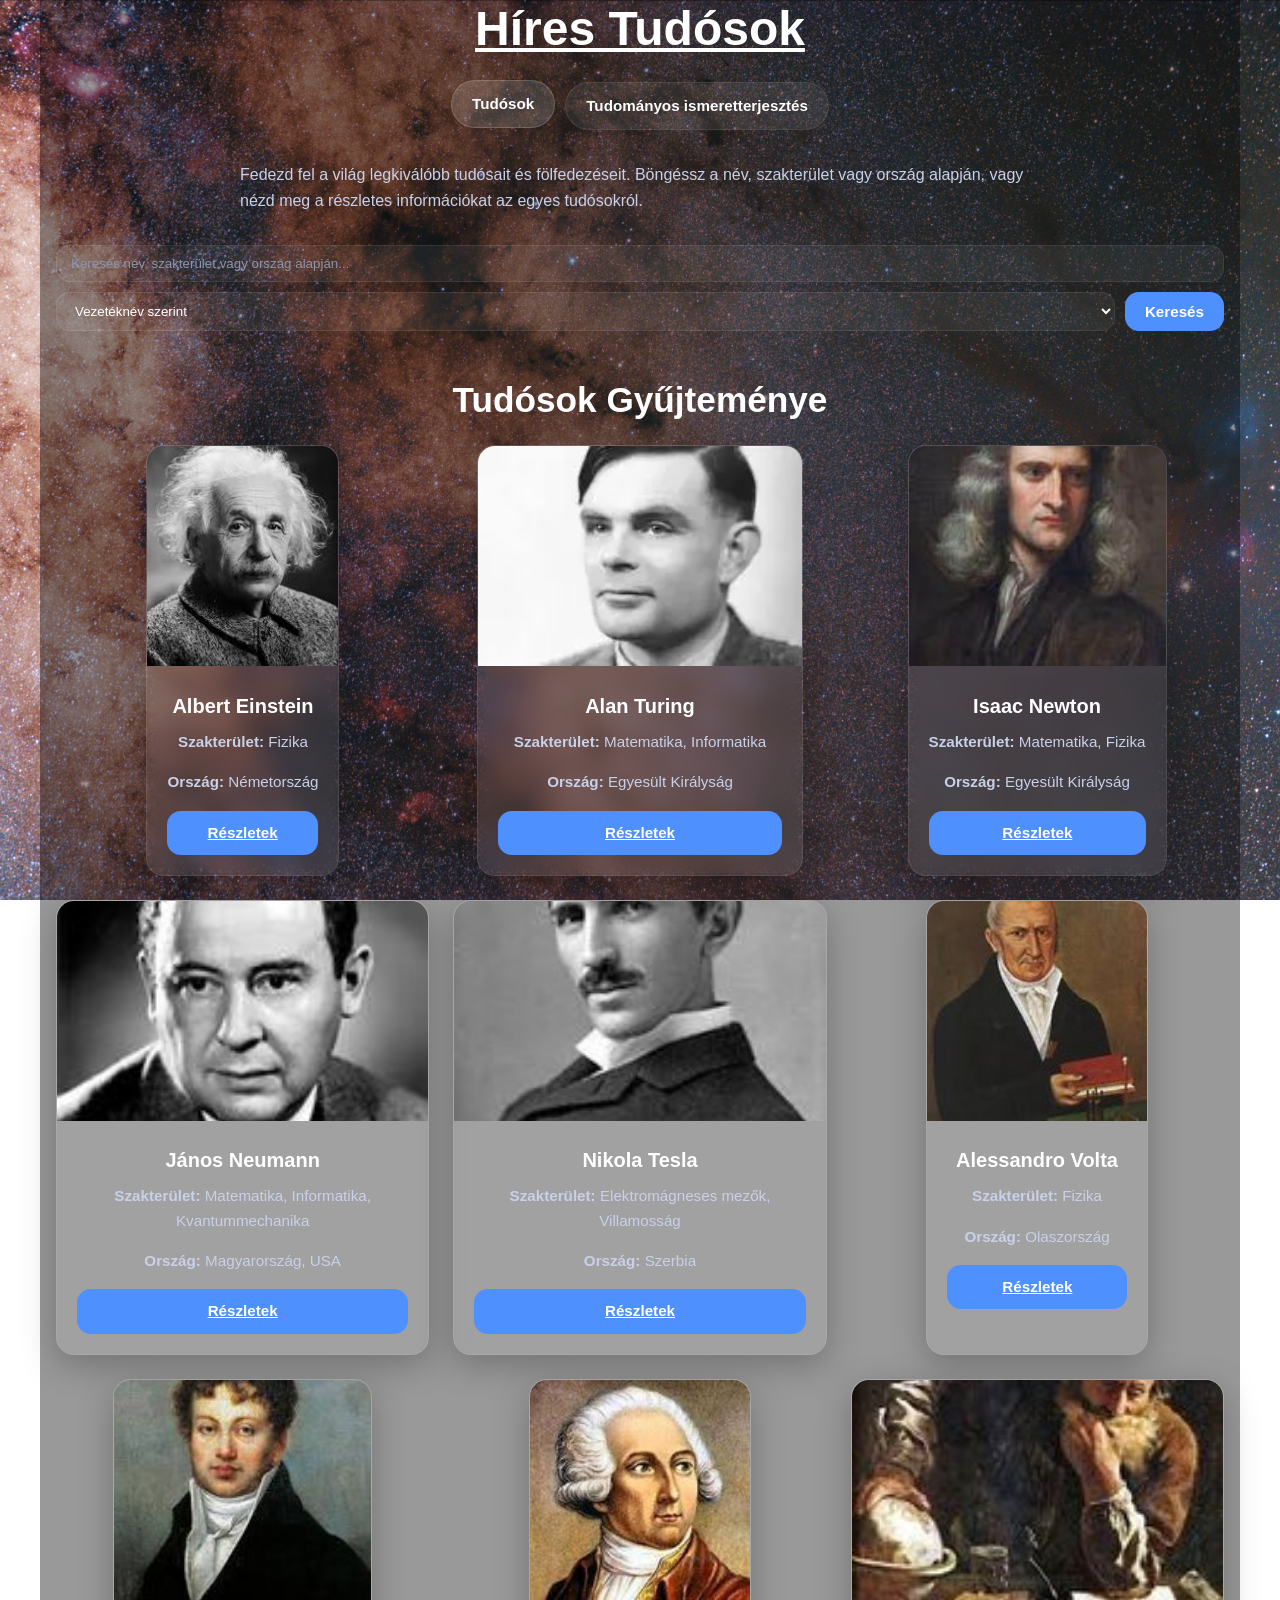
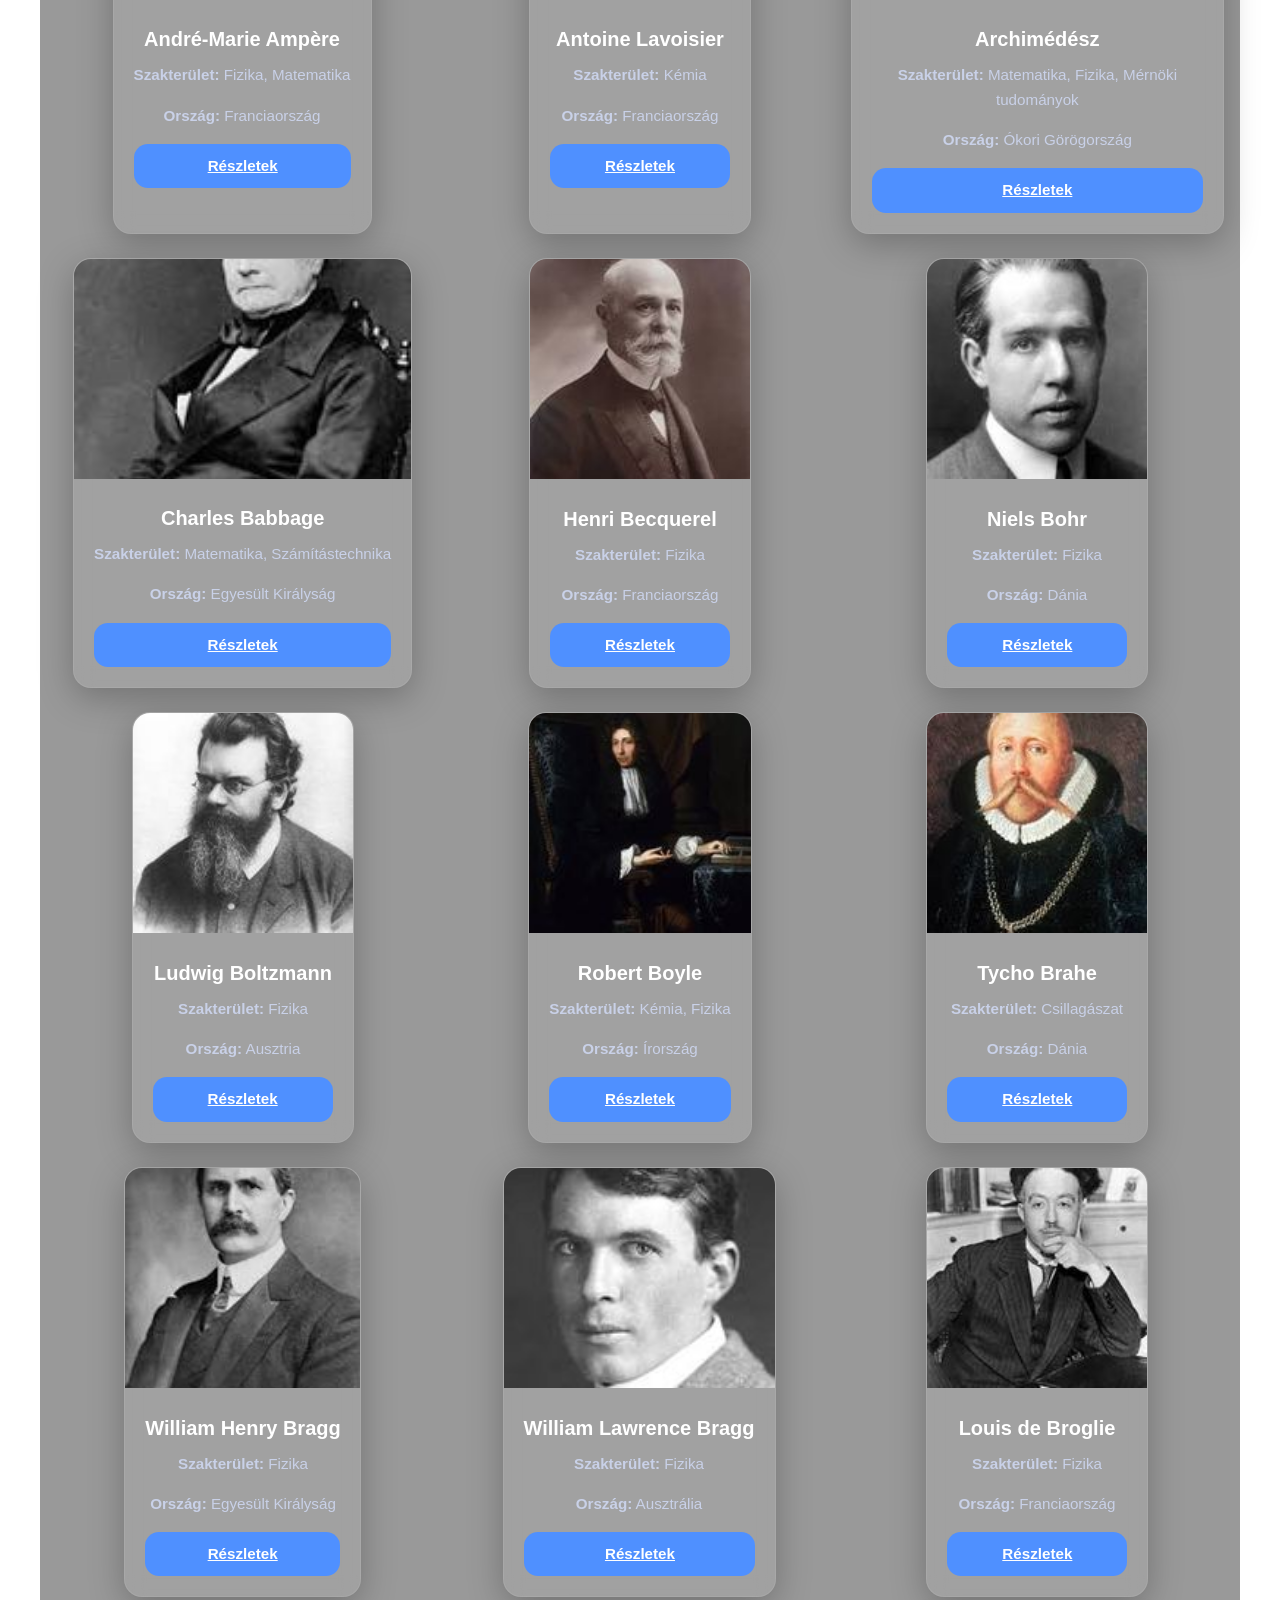
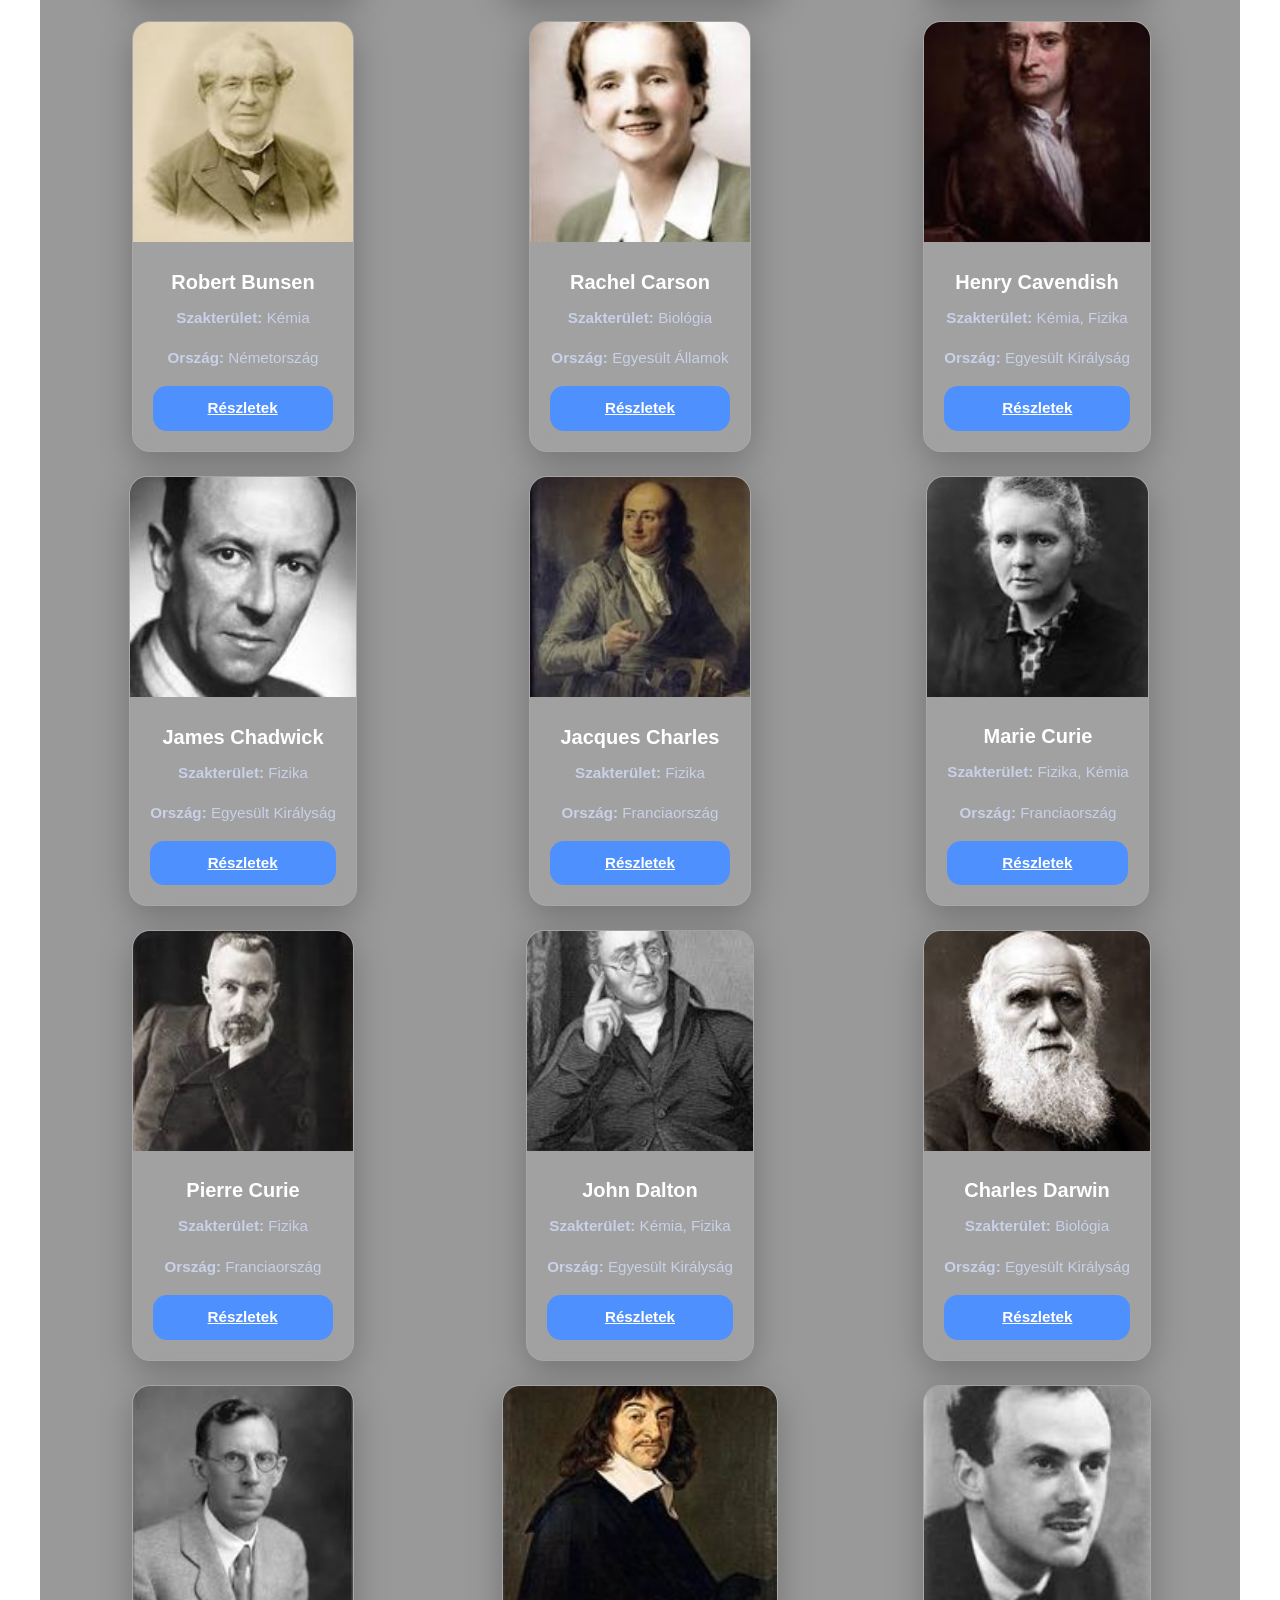
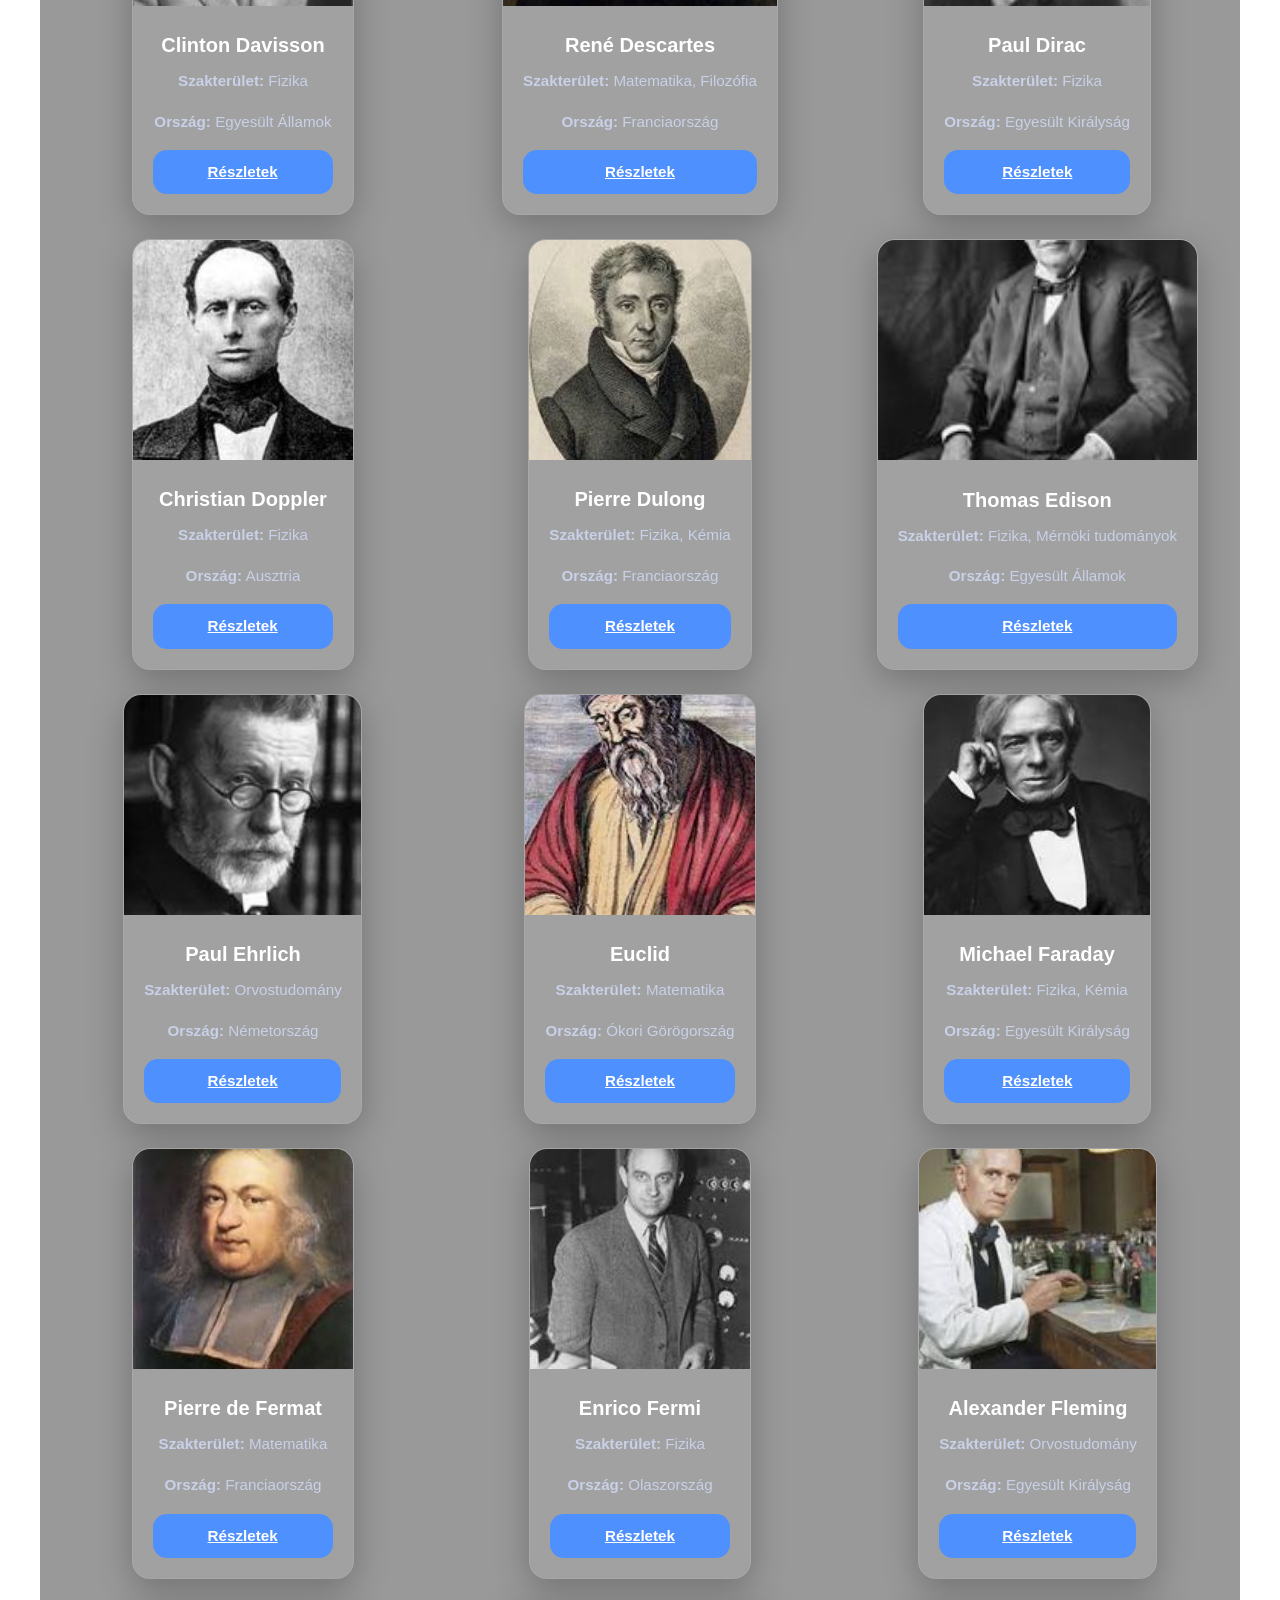
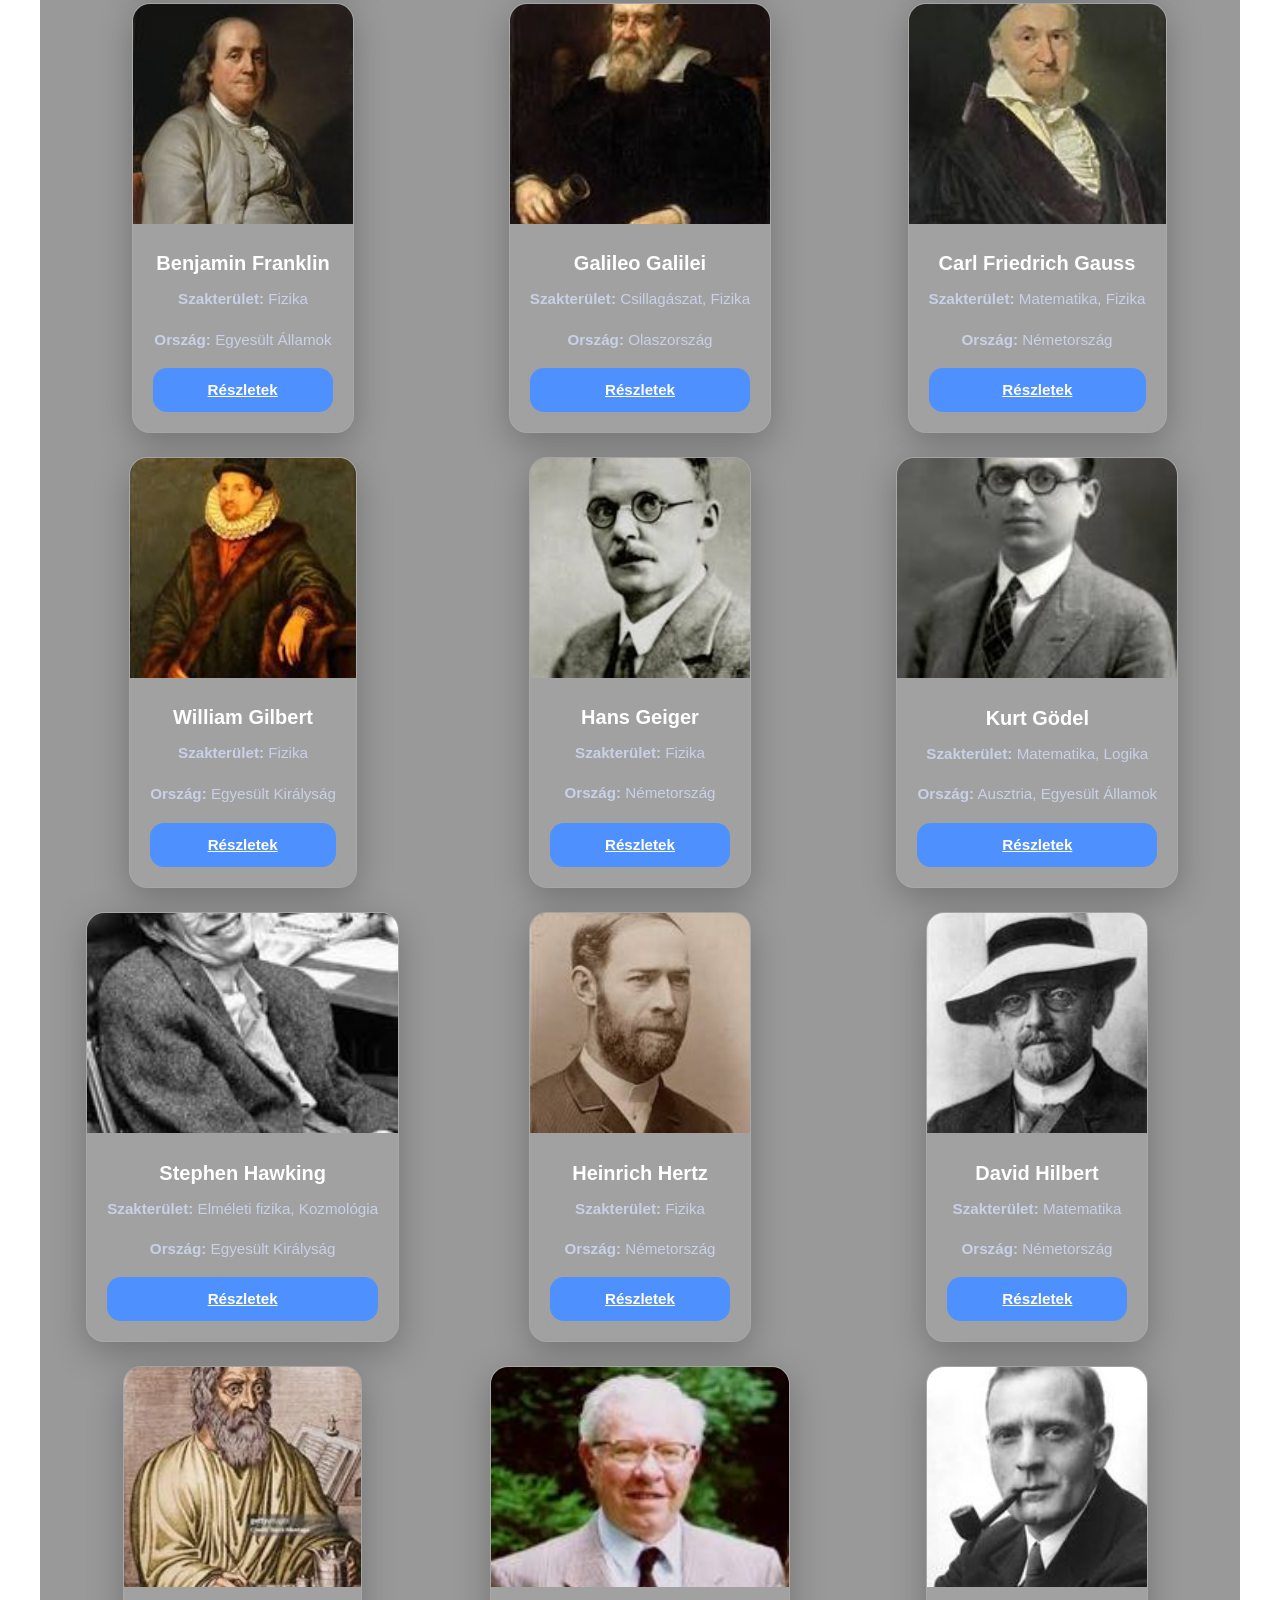
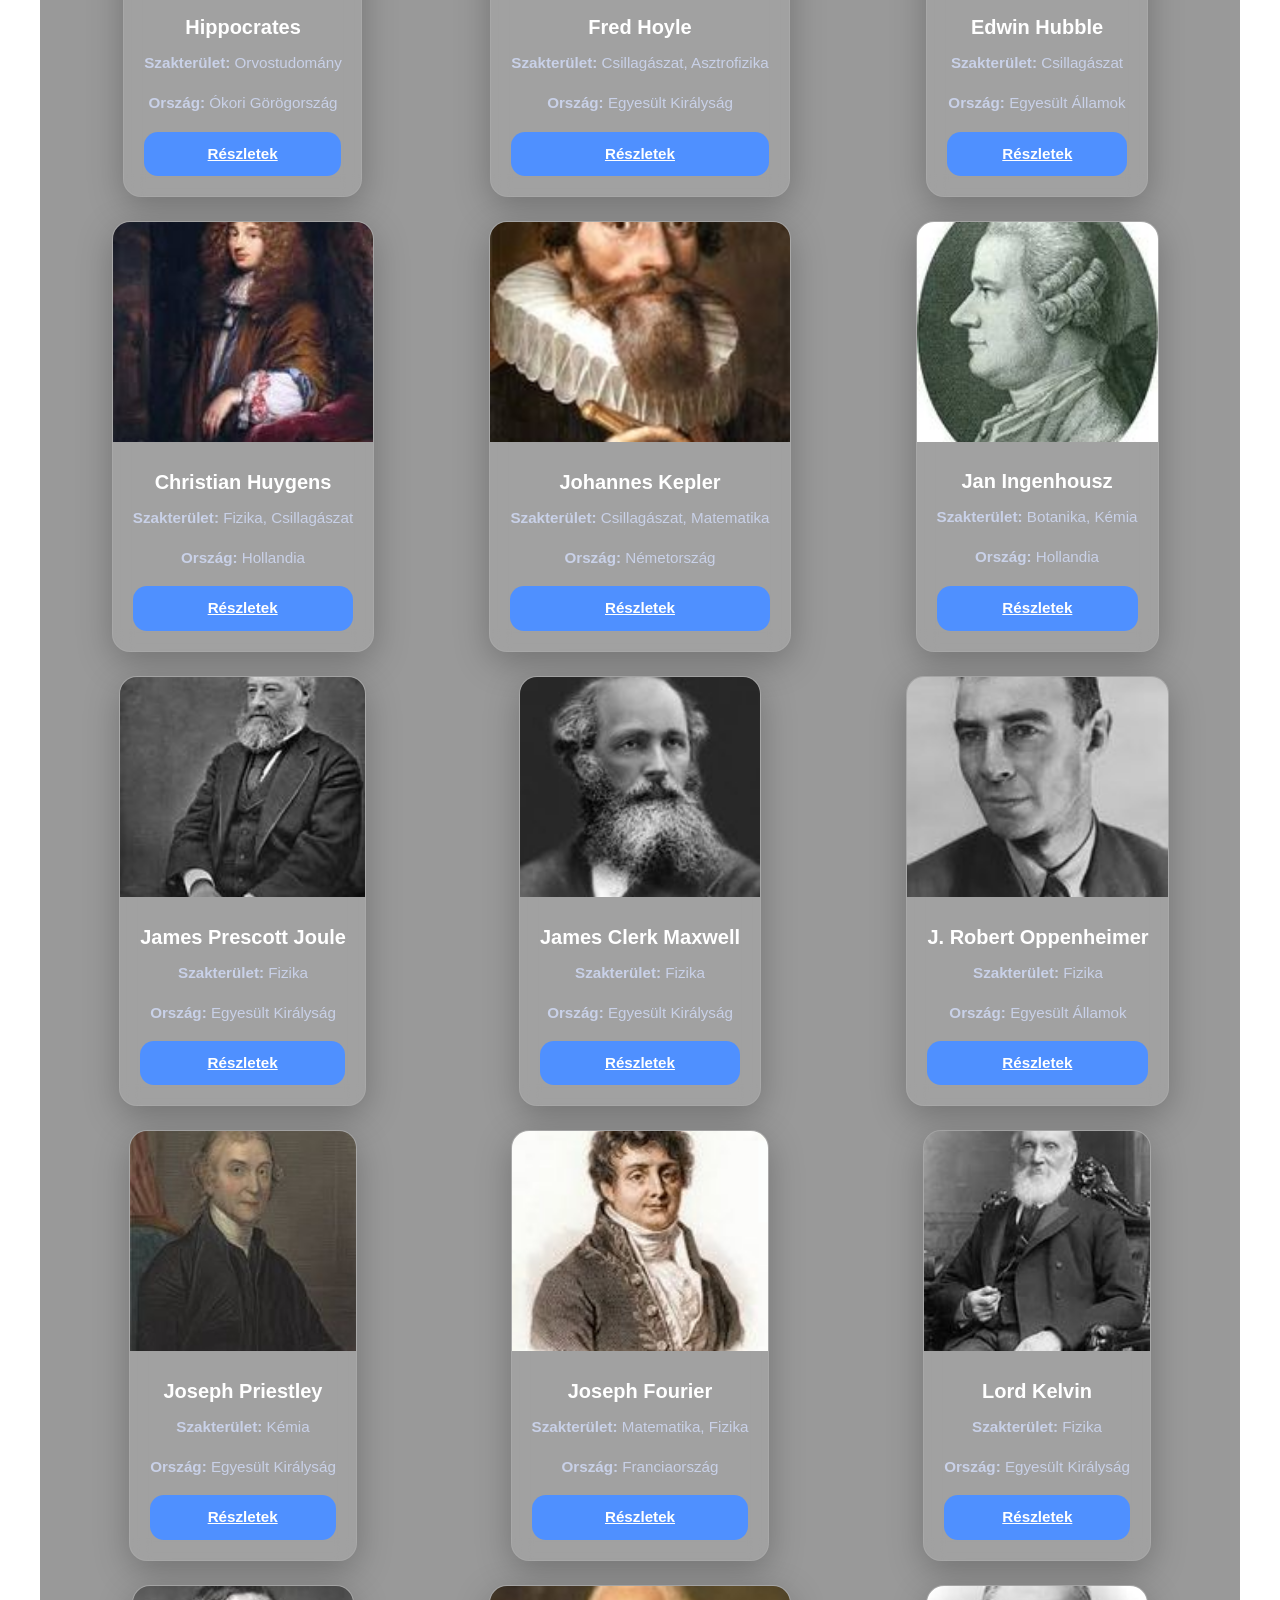
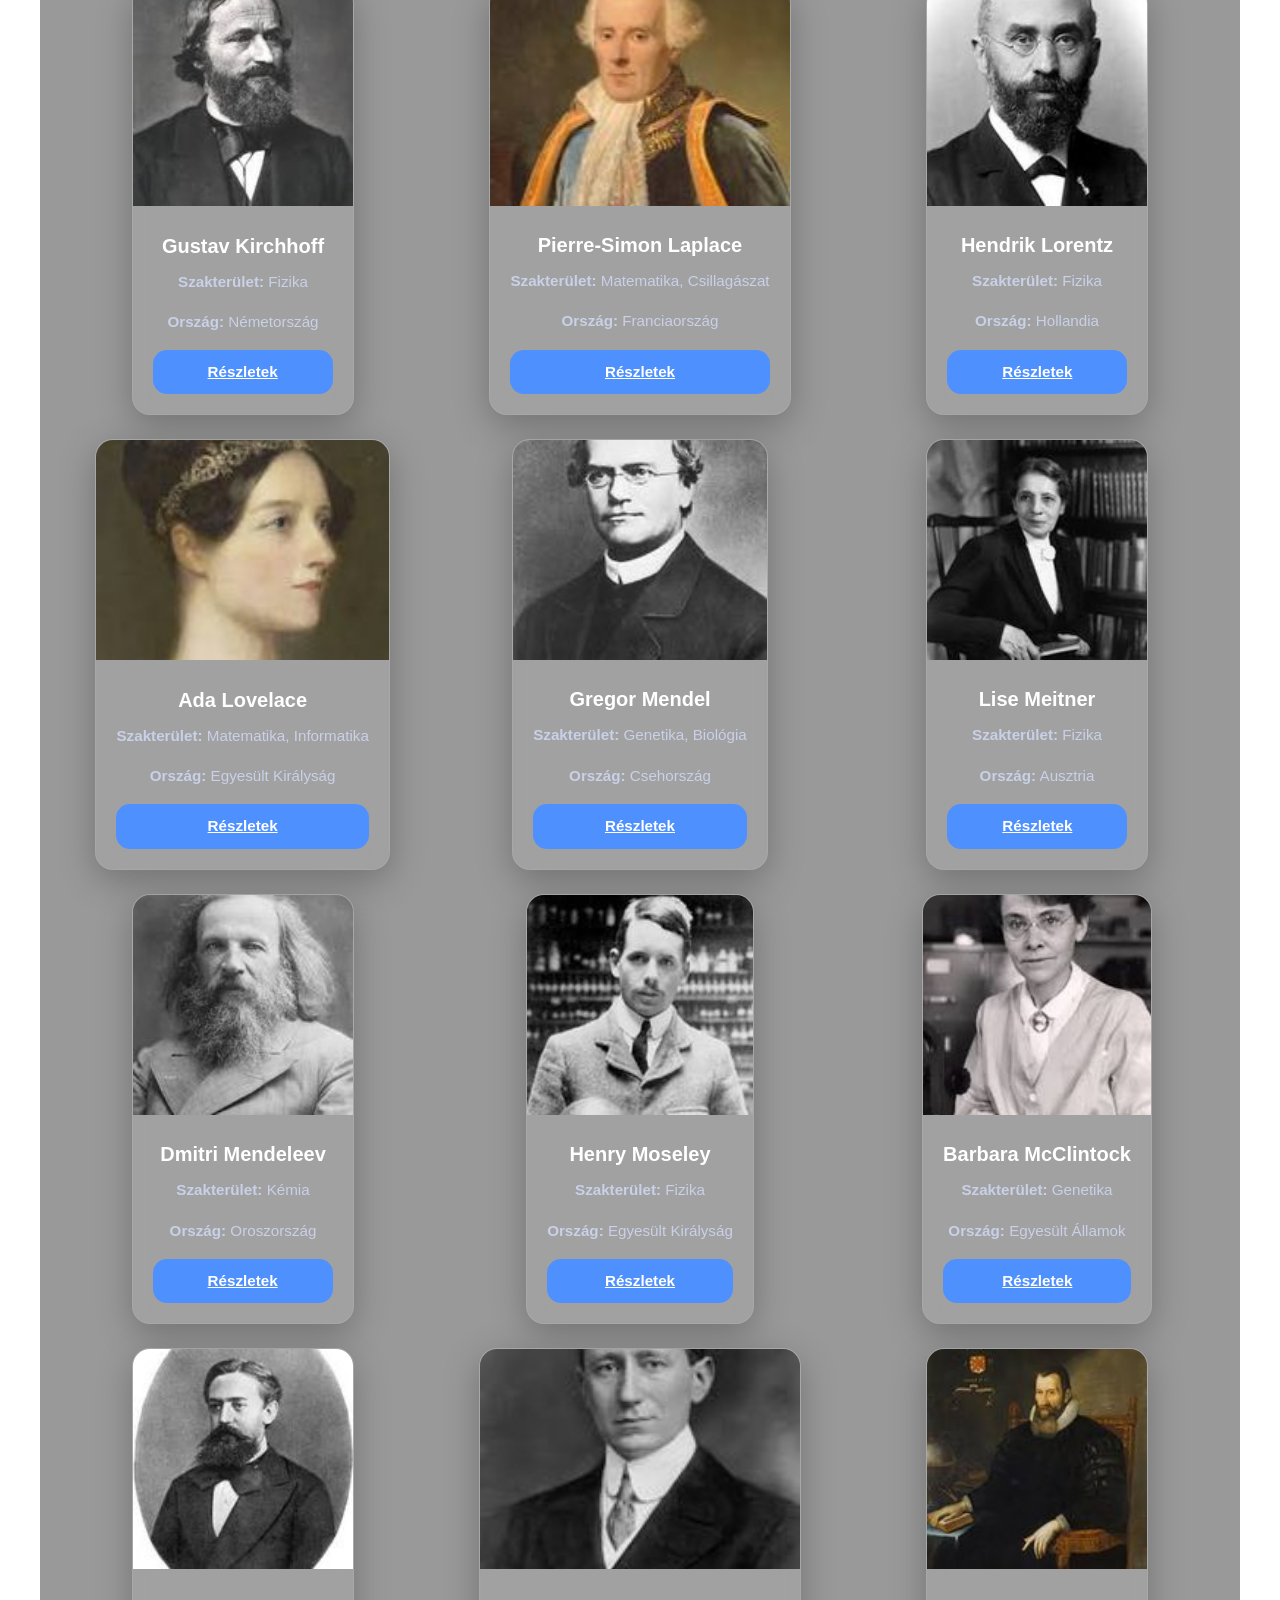
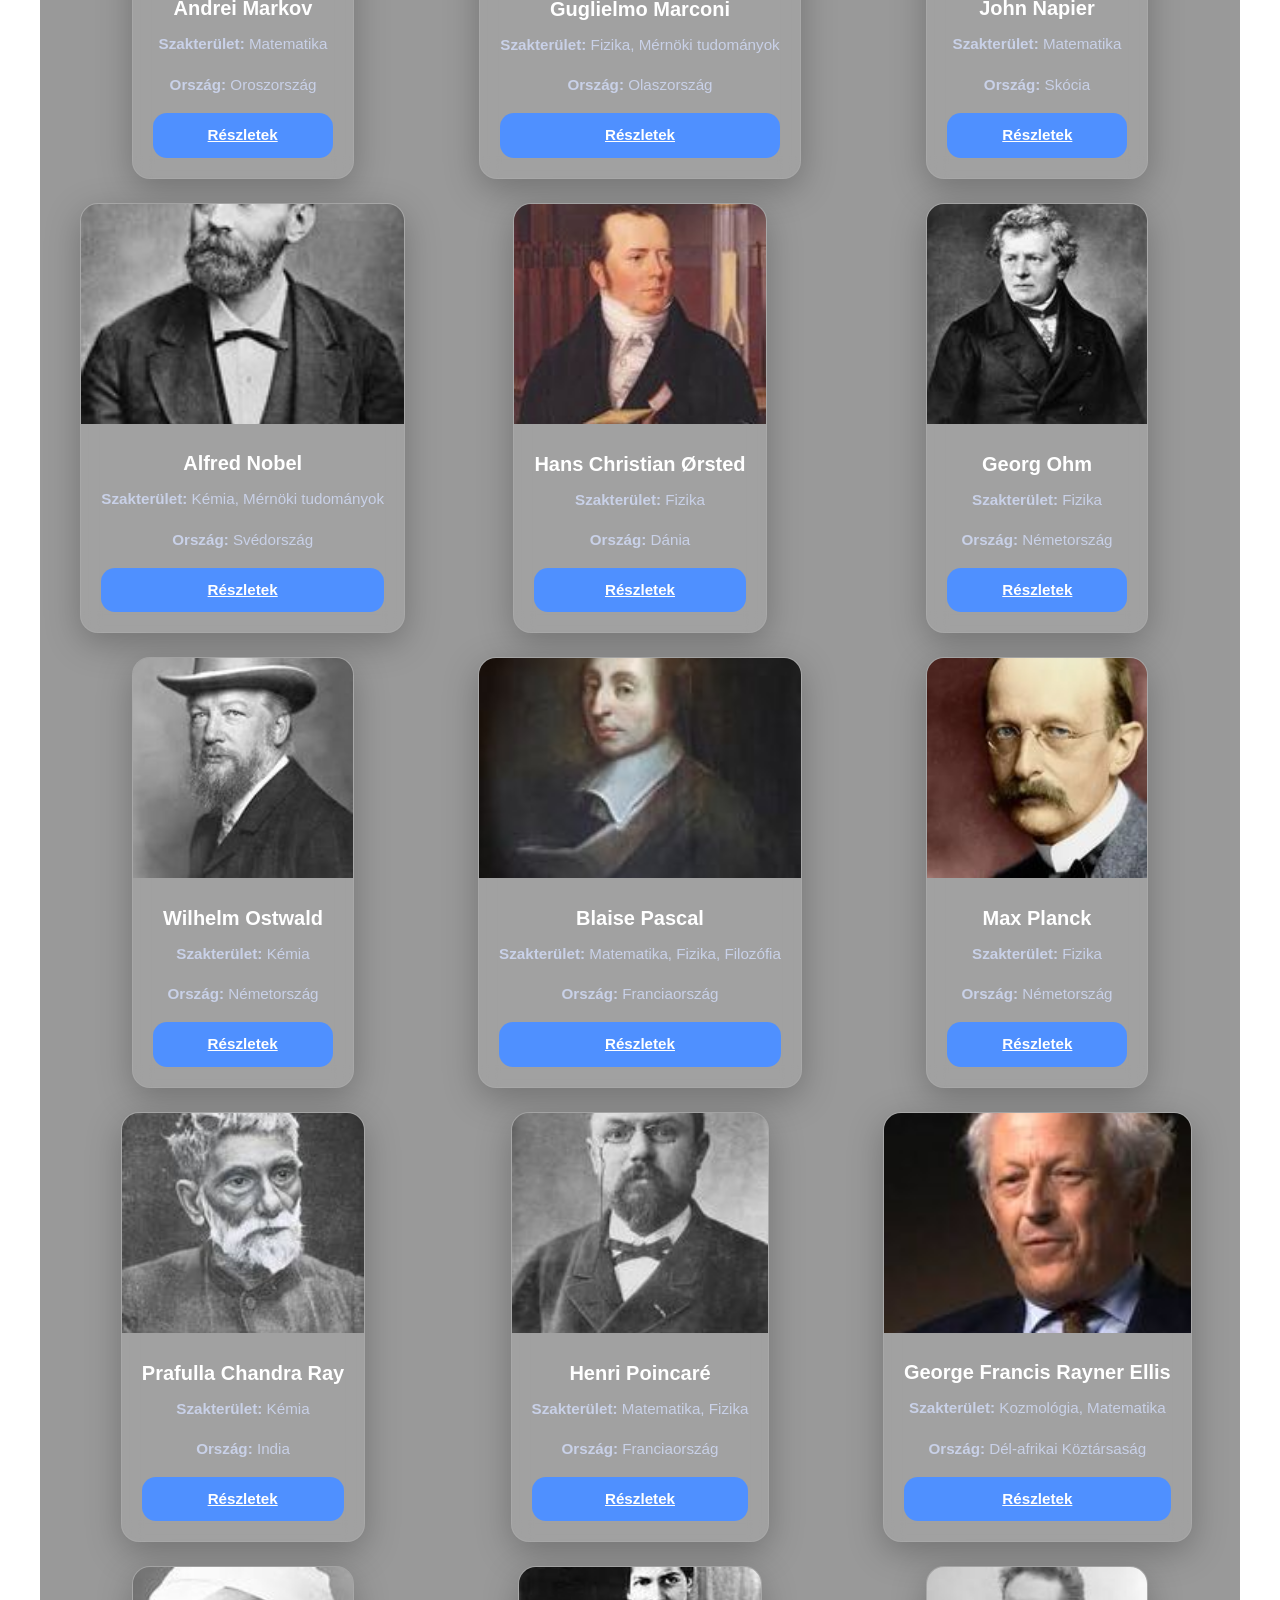
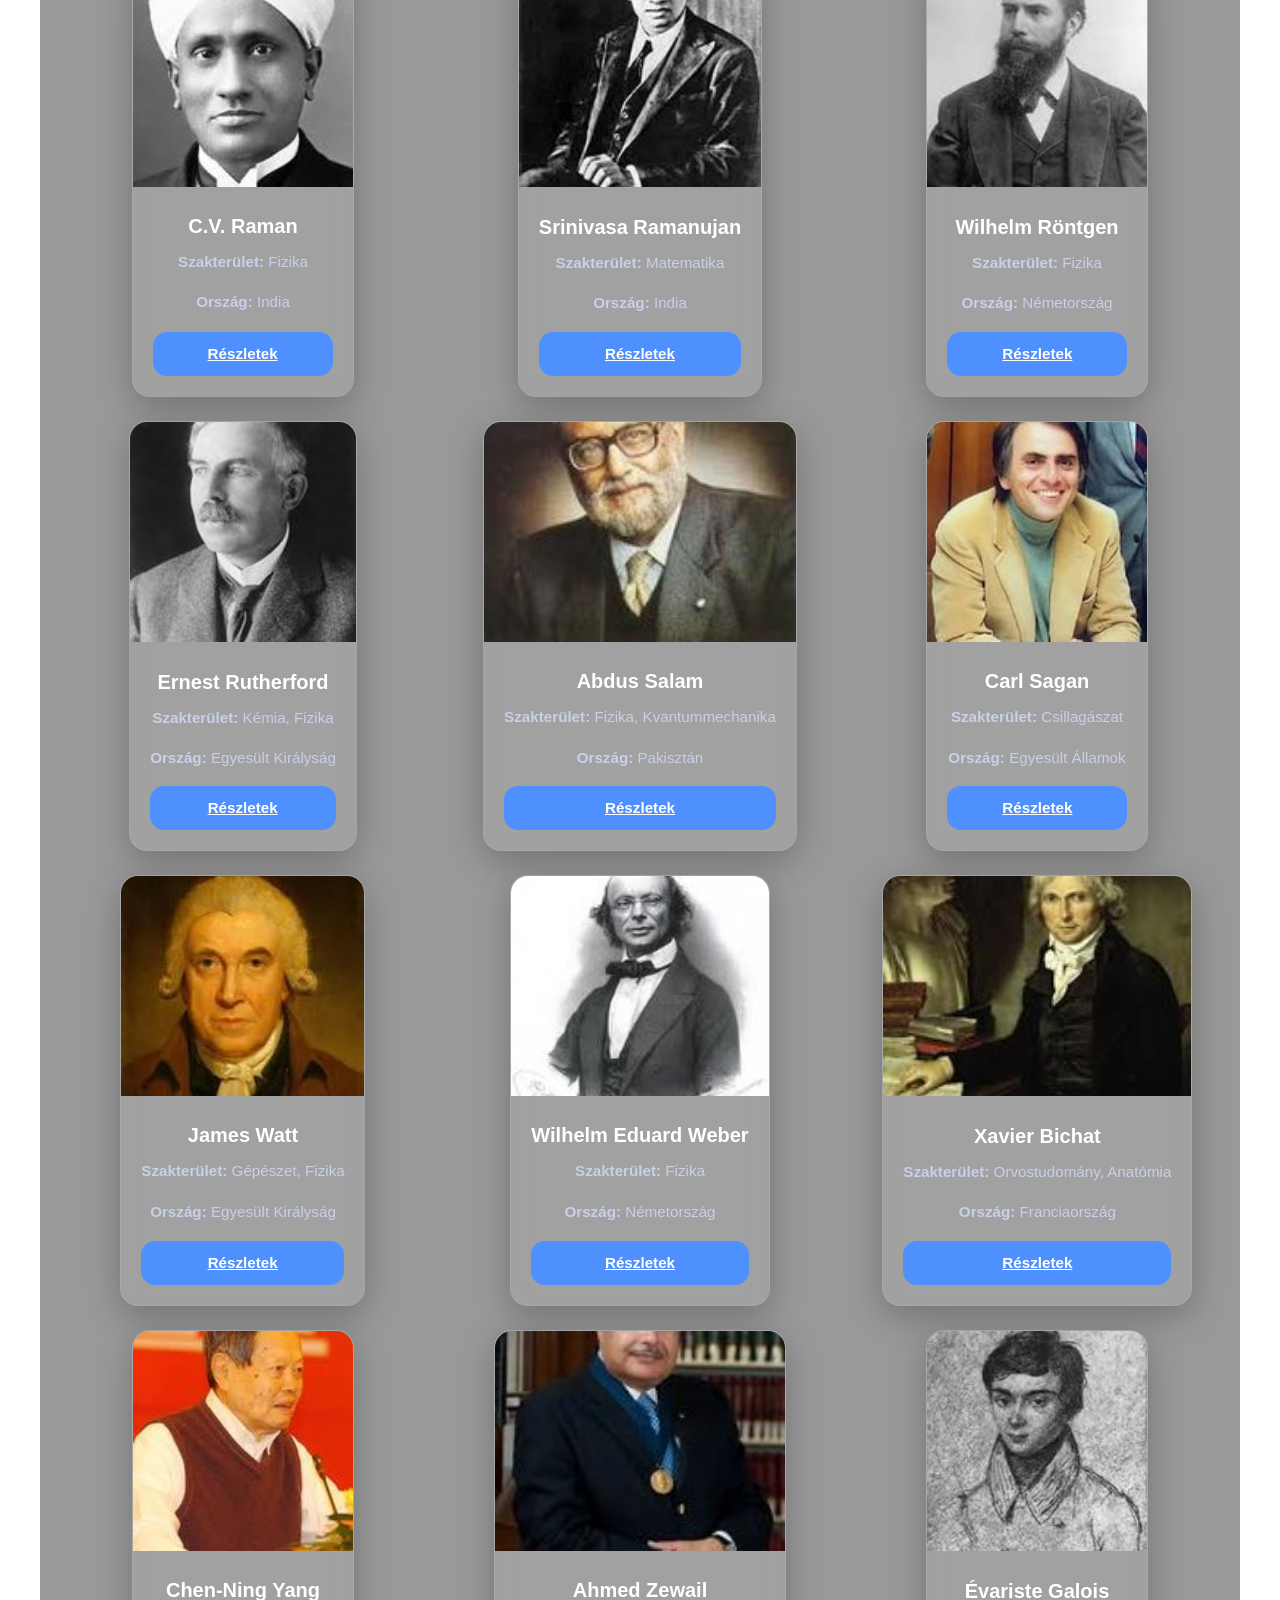
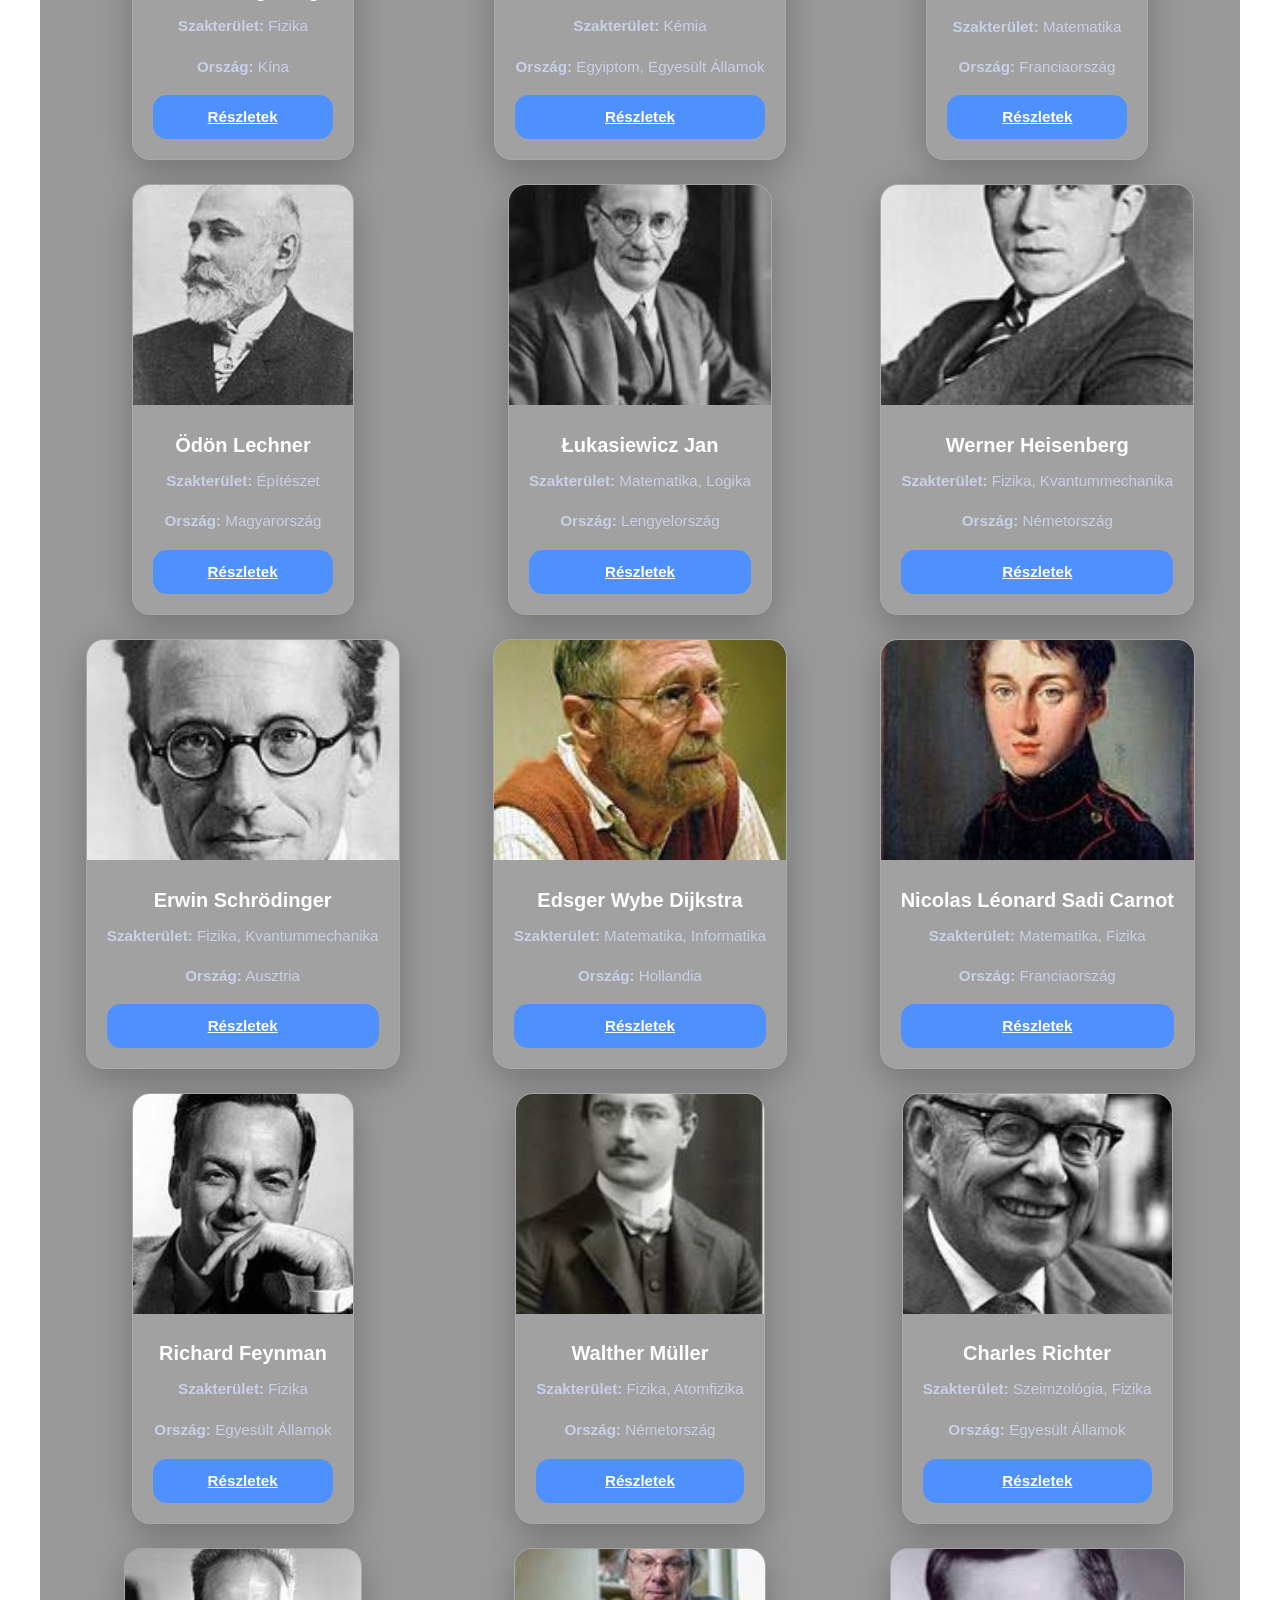
<file: index.html>
<!DOCTYPE html>
<html lang="hu">
<head>
    <meta charset="UTF-8">
    <meta name="viewport" content="width=device-width, initial-scale=1.0">
    <title>Tudósok - Híres Tudósok Enciklopédiája</title>
    <link rel="stylesheet" href="css/style.css">
    <link rel="icon" type="image/svg+xml" href="favicon.svg">
</head>
<body>
    <div class="container content-wrapper">
        <!-- Header -->
        <div class="page-header">
            <h1 style="text-decoration: underline; text-align: center; width: 100%; margin-bottom: 1.5rem;">Híres Tudósok</h1>
            <nav style="display: flex; flex-wrap: wrap; justify-content: center; gap: 10px; width: 100%;">
                <a href="index.html" class="nav-btn active">Tudósok</a>
                <a href="pdf.html" class="nav-btn">Tudományos ismeretterjesztés</a>
            </nav>
        </div>
        
        <p class="page-intro" style="max-width: 800px; margin: 2rem auto;">Fedezd fel a világ legkiválóbb tudósait és fölfedezéseit. Böngéssz a név, szakterület vagy ország alapján, vagy nézd meg a részletes információkat az egyes tudósokról.</p>

        <!-- Keresés és Szűrés -->
        <div style="max-width: 100%; margin: 2rem auto 3rem;">
            <form id="searchForm" style="display: grid; gap: 10px; margin-bottom: 1.5rem;">
                <input type="text" id="searchInput" class="form-control" placeholder="Keresés név, szakterület vagy ország alapján..." value="">
                <div style="display: grid; grid-template-columns: 1fr auto; gap: 10px;">
                    <select id="sortSelect" class="form-select">
                        <option value="vezeteknev">Vezetéknév szerint</option>
                        <option value="keresztnev">Keresztnév szerint</option>
                        <option value="szakterulet">Szakterület szerint</option>
                        <option value="orszag">Ország szerint</option>
                    </select>
                    <button type="submit" class="btn btn-primary">Keresés</button>
                </div>
            </form>
        </div>
        
        <!-- Tudósok Grid -->
        <div style="margin-top: 2rem;">
            <h2 class="text-center mb-4">Tudósok Gyűjteménye</h2>
            <div id="tudosokContainer" style="display: grid; grid-template-columns: repeat(auto-fill, minmax(280px, 1fr)); gap: 24px; justify-items: center;">
                <!-- Cards will be inserted here -->
            </div>
        </div>
    </div>

    <script src="tudosok.js"></script>

    <script>
        let filteredTudosok = [];

        function loadTudosok() {
            // Clean the data
            tudosok.forEach(t => {
                t.id = t._id.$oid;
                t.szuletesiDatum = t.szuletesiDatum ? new Date(parseInt(t.szuletesiDatum.$date.$numberLong)) : null;
                t.halalozasiDatum = t.halalozasiDatum ? new Date(parseInt(t.halalozasiDatum.$date.$numberLong)) : null;
            });
            filteredTudosok = [...tudosok];
            renderTudosok();
        }

        function renderTudosok() {
            const container = document.getElementById('tudosokContainer');
            container.innerHTML = '';
            
            if (filteredTudosok.length === 0) {
                container.innerHTML = '<div style="grid-column: 1 / -1; text-align: center; color: var(--text-muted); padding: 2rem;"><p style="font-size: 1.1rem;">Nincs találat a kereséshez.</p></div>';
                return;
            }
            
            filteredTudosok.forEach(tudos => {
                const card = document.createElement('div');
                card.className = 'card';
                card.style.maxWidth = '100%';
                card.innerHTML = `
                    <img src="uploads/${tudos.kep}" class="card-img-top" alt="${tudos.nev}" style="height: 220px; object-fit: cover;">
                    <div class="card-body text-center">
                        <h5 class="card-title">${tudos.nev}</h5>
                        <p class="card-text"><strong>Szakterület:</strong> ${tudos.szakterulet}</p>
                        <p class="card-text"><strong>Ország:</strong> ${tudos.orszag}</p>
                        <a href="details.html?id=${tudos.id}" class="btn btn-primary" style="width: 100%;">Részletek</a>
                    </div>
                `;
                container.appendChild(card);
            });
        }

        function filterAndSort() {
            const searchTerm = document.getElementById('searchInput').value.toLowerCase();
            const sortBy = document.getElementById('sortSelect').value;

            filteredTudosok = tudosok.filter(t => 
                t.nev.toLowerCase().includes(searchTerm) ||
                t.szakterulet.toLowerCase().includes(searchTerm) ||
                t.orszag.toLowerCase().includes(searchTerm)
            );

            filteredTudosok.sort((a, b) => {
                if (sortBy === 'nev') return a.nev.localeCompare(b.nev);
                if (sortBy === 'keresztnev') {
                    const aFirst = a.nev.split(' ')[0];
                    const bFirst = b.nev.split(' ')[0];
                    return aFirst.localeCompare(bFirst);
                }
                if (sortBy === 'vezeteknev') {
                    const aLast = a.nev.split(' ').slice(-1)[0];
                    const bLast = b.nev.split(' ').slice(-1)[0];
                    return aLast.localeCompare(bLast);
                }
                if (sortBy === 'szakterulet') return a.szakterulet.localeCompare(b.szakterulet);
                if (sortBy === 'orszag') return a.orszag.localeCompare(b.orszag);
                return 0;
            });

            renderTudosok();
        }

        document.getElementById('searchForm').addEventListener('submit', (e) => {
            e.preventDefault();
            filterAndSort();
        });

        document.getElementById('searchInput').addEventListener('input', filterAndSort);
        document.getElementById('sortSelect').addEventListener('change', filterAndSort);

        loadTudosok();
    </script>
</body>
</html>
</file>
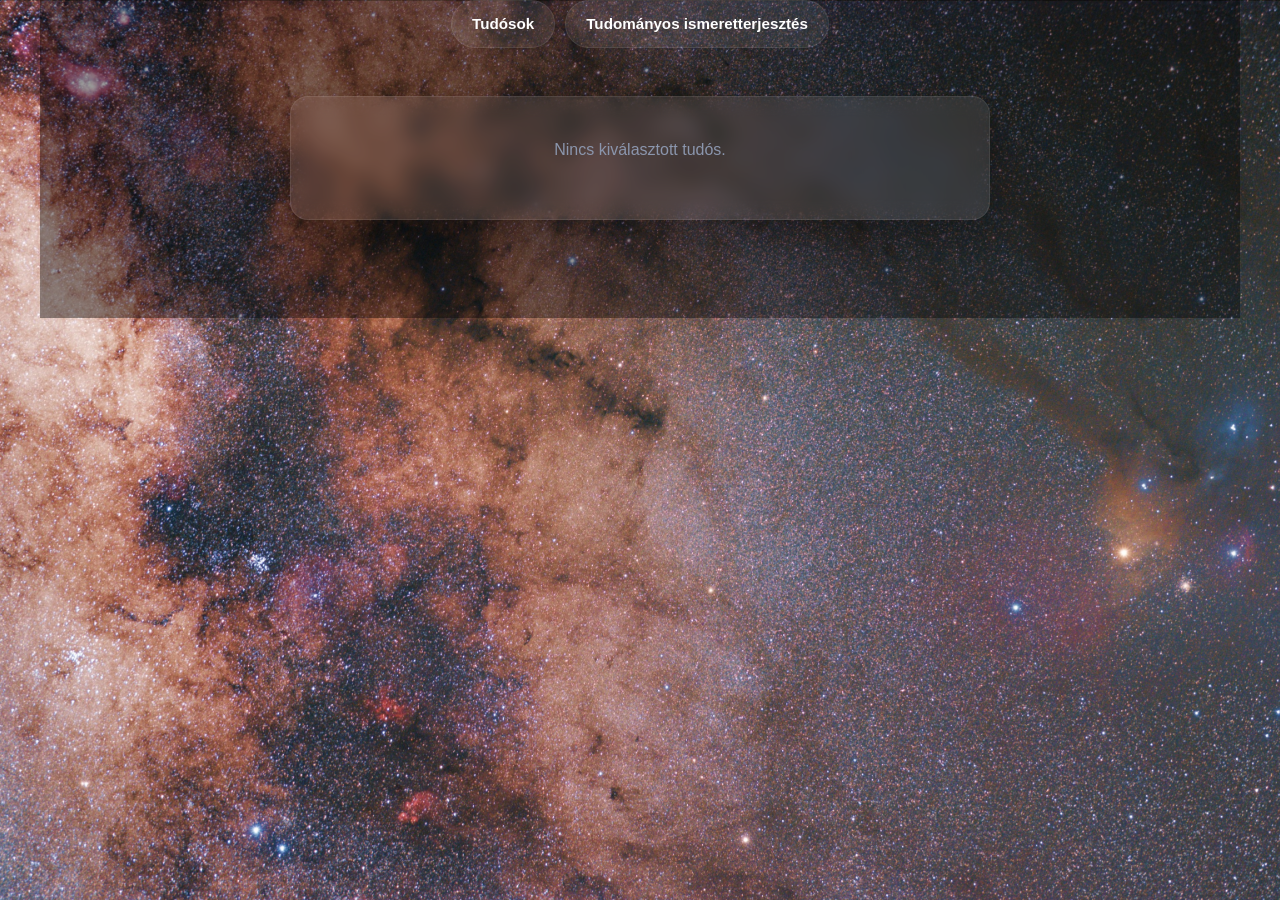
<file: details.html>
<!DOCTYPE html>
<html lang="hu">
<head>
    <meta charset="UTF-8">
    <meta name="viewport" content="width=device-width, initial-scale=1.0">
    <title>Tudós Részletei</title>
    <link rel="stylesheet" href="css/style.css">
    <link rel="icon" type="image/svg+xml" href="favicon.svg">
</head>
<body>
    <div class="container content-wrapper">
        <!-- Navigation -->
        <div class="page-header">
            <nav style="display: flex; flex-wrap: wrap; justify-content: center; gap: 10px; width: 100%;">
                <a href="index.html" class="nav-btn">Tudósok</a>
                <a href="pdf.html" class="nav-btn">Tudományos ismeretterjesztés</a>
            </nav>
        </div>

        <!-- Details Container -->
        <div id="detailsContainer" style="
            background: var(--bg-card);
            border: 1px solid var(--border-color);
            border-radius: var(--radius-lg);
            backdrop-filter: blur(10px);
            padding: 40px 30px;
            max-width: 700px;
            margin: 3rem auto;
            box-shadow: var(--shadow-lg);
        ">
            <!-- Details will be inserted here -->
        </div>
    </div>

    <script src="tudosok.js"></script>

    <script>
        function loadDetails() {
            const urlParams = new URLSearchParams(window.location.search);
            const id = urlParams.get('id');
            if (!id) {
                document.getElementById('detailsContainer').innerHTML = '<p style="text-align: center; color: var(--text-muted);">Nincs kiválasztott tudós.</p>';
                return;
            }

            const tudos = tudosok.find(t => t._id.$oid === id);
            if (!tudos) {
                document.getElementById('detailsContainer').innerHTML = '<p style="text-align: center; color: var(--text-muted);">Tudós nem található.</p>';
                return;
            }

            // Clean data
            const cleanTudos = {
                nev: tudos.nev,
                szakterulet: tudos.szakterulet,
                orszag: tudos.orszag,
                felfedezesek: tudos.felfedezesek,
                publikaciok: tudos.publikaciok,
                szuletesiDatum: tudos.szuletesiDatum ? new Date(parseInt(tudos.szuletesiDatum.$date.$numberLong)).toLocaleDateString('hu-HU') : 'Ismeretlen',
                halalozasiDatum: tudos.halalozasiDatum ? new Date(parseInt(tudos.halalozasiDatum.$date.$numberLong)).toLocaleDateString('hu-HU') : 'Él',
                kep: tudos.kep
            };

            const container = document.getElementById('detailsContainer');
            container.innerHTML = `
                <div style="text-align: center; margin-bottom: 2rem;">
                    <img src="uploads/${cleanTudos.kep}" alt="${cleanTudos.nev}" style="
                        max-width: 100%;
                        max-height: 300px;
                        border-radius: var(--radius-lg);
                        box-shadow: var(--shadow-md);
                        object-fit: cover;
                    ">
                </div>
                
                <h2 style="text-align: center; margin-bottom: 1.5rem;">${cleanTudos.nev}</h2>
                
                <div style="
                    display: grid;
                    grid-template-columns: 1fr 1fr;
                    gap: 1rem;
                    margin-bottom: 2rem;
                ">
                    <div style="
                        background: rgba(255, 255, 255, 0.05);
                        padding: 1rem;
                        border-radius: var(--radius-md);
                        border-left: 3px solid var(--primary-color);
                    ">
                        <strong>Szakterület:</strong>
                        <p style="margin: 0.5rem 0 0 0;">${cleanTudos.szakterulet}</p>
                    </div>
                    <div style="
                        background: rgba(255, 255, 255, 0.05);
                        padding: 1rem;
                        border-radius: var(--radius-md);
                        border-left: 3px solid var(--secondary-color);
                    ">
                        <strong>Ország:</strong>
                        <p style="margin: 0.5rem 0 0 0;">${cleanTudos.orszag}</p>
                    </div>
                    <div style="
                        background: rgba(255, 255, 255, 0.05);
                        padding: 1rem;
                        border-radius: var(--radius-md);
                        border-left: 3px solid var(--success-color);
                    ">
                        <strong>Születési dátum:</strong>
                        <p style="margin: 0.5rem 0 0 0;">${cleanTudos.szuletesiDatum}</p>
                    </div>
                    <div style="
                        background: rgba(255, 255, 255, 0.05);
                        padding: 1rem;
                        border-radius: var(--radius-md);
                        border-left: 3px solid var(--warning-color);
                    ">
                        <strong>Halálozási dátum:</strong>
                        <p style="margin: 0.5rem 0 0 0;">${cleanTudos.halalozasiDatum}</p>
                    </div>
                </div>
                
                <h3 style="margin-top: 2rem; margin-bottom: 1rem; border-bottom: 2px solid var(--border-color); padding-bottom: 0.5rem;">Felfedezések</h3>
                <ul class="list-group" style="margin-bottom: 2rem;">
                    ${cleanTudos.felfedezesek.map(f => `<li class="list-group-item">${f}</li>`).join('')}
                </ul>
                
                <h3 style="margin-top: 2rem; margin-bottom: 1rem; border-bottom: 2px solid var(--border-color); padding-bottom: 0.5rem;">Publikációk</h3>
                <ul class="list-group" style="margin-bottom: 2rem;">
                    ${cleanTudos.publikaciok.map(p => `<li class="list-group-item">${p}</li>`).join('')}
                </ul>
                
                <a href="index.html" class="btn btn-secondary" style="width: 100%; margin-top: 1.5rem;">← Vissza a listához</a>
            `;
        }

        loadDetails();
    </script>
</body>
</html>
</file>
<file: css/style.css>
/* ========== CSS Változók ========== */
:root {
    --primary-color: #4f90ff;
    --primary-dark: #2563eb;
    --secondary-color: #8b5cf6;
    --success-color: #10b981;
    --danger-color: #ef4444;
    --warning-color: #f59e0b;
    
    --bg-dark: #0a0e27;
    --bg-card: rgba(255, 255, 255, 0.08);
    --bg-card-hover: rgba(255, 255, 255, 0.12);
    --bg-input: rgba(255, 255, 255, 0.06);
    
    --text-primary: #ffffff;
    --text-secondary: #c9d1e8;
    --text-muted: #8b96ad;
    
    --border-color: rgba(255, 255, 255, 0.08);
    --border-hover: rgba(255, 255, 255, 0.16);
    
    --radius-sm: 8px;
    --radius-md: 14px;
    --radius-lg: 18px;
    
    --shadow-sm: 0 4px 12px rgba(0, 0, 0, 0.15);
    --shadow-md: 0 10px 35px rgba(0, 0, 0, 0.25);
    --shadow-lg: 0 18px 45px rgba(0, 0, 0, 0.35);
    
    --transition: all 0.3s cubic-bezier(0.4, 0, 0.2, 1);
}

/* ========== Alapok ========== */
* {
    margin: 0;
    padding: 0;
    box-sizing: border-box;
}

html, body {
    width: 100%;
    height: 100%;
    scroll-behavior: smooth;
}

body {
    /*background: linear-gradient(135deg, var(--bg-dark) 0%, #0f1627 100%);
    */
    /*
    Optional: Ha szeretnél háttérképet, helyezz el egy background.jpg fájlt az könyvtárban.
    Az ajánlott méret: legalább 1920x1080px
    Az opacity miatt a gradient alapértelmezettként megjelenik, 
    hacsak a background.jpg nem fedezi le teljes mértékben.
    */
    background-image: url('../background.jpg'); 
    background-size: cover;
    background-position: center;
    background-attachment: fixed;
    color: var(--text-primary);
    font-family: 'Inter', '-apple-system', 'BlinkMacSystemFont', 'Segoe UI', sans-serif;
    font-size: 16px;
    line-height: 1.6;
    -webkit-font-smoothing: antialiased;
    overflow-x: hidden;
}

/* ========== Tipográfia ========== */
h1, h2, h3, h4, h5, h6 {
    font-weight: 700;
    line-height: 1.2;
    margin-bottom: 0.5rem;
}

h1 {
    font-size: clamp(2rem, 5vw, 3rem);
}

h2 {
    font-size: clamp(1.5rem, 4vw, 2.2rem);
}

h3 {
    font-size: 1.5rem;
}

h4 {
    font-size: 1.25rem;
}

h5 {
    font-size: 1.1rem;
}

p {
    color: var(--text-secondary);
    margin-bottom: 1rem;
}

/* ========== Konténerek ========== */
.container {
    max-width: 1200px;
    margin: 0 auto;
    padding: 0 16px;
    background-color: rgba(0,0,0,0.4);
}

.content-wrapper {
    padding-bottom: 50px;
}

/* ========== Kártyák ========== */
.card {
    background: var(--bg-card);
    border: 1px solid var(--border-color);
    border-radius: var(--radius-lg);
    backdrop-filter: blur(10px);
    box-shadow: var(--shadow-md);
    transition: var(--transition);
    overflow: hidden;
}

.card:hover {
    background: var(--bg-card-hover);
    border-color: var(--border-hover);
    transform: translateY(-4px);
    box-shadow: var(--shadow-lg);
}

.card-body {
    padding: 20px;
}

.card-img-top {
    width: 100%;
    height: auto;
    object-fit: cover;
}

.card-title {
    font-size: 1.25rem;
    font-weight: 700;
    margin-bottom: 0.75rem;
}

.card-text {
    font-size: 0.95rem;
    color: var(--text-secondary);
}

/* ========== Gombok ========== */
.btn {
    padding: 10px 20px;
    border-radius: var(--radius-md);
    font-weight: 600;
    border: none;
    cursor: pointer;
    transition: var(--transition);
    font-size: 0.95rem;
    display: inline-flex;
    align-items: center;
    justify-content: center;
    gap: 8px;
}

.btn-primary {
    background: var(--primary-color);
    color: white;
}

.btn-primary:hover {
    background: var(--primary-dark);
    transform: translateY(-2px);
}

.btn-outline-light {
    background: transparent;
    color: var(--text-primary);
    border: 1px solid var(--border-color);
}

.btn-outline-light:hover {
    background: rgba(255, 255, 255, 0.1);
    border-color: var(--border-hover);
}

.btn-secondary {
    background: var(--secondary-color);
    color: white;
}

.btn-secondary:hover {
    background: #7c3aed;
    transform: translateY(-2px);
}

.btn-sm {
    padding: 6px 12px;
    font-size: 0.875rem;
}

/* ========== Navigációs Gomb ========== */
.nav-btn {
    display: inline-block;
    padding: 11px 20px;
    border-radius: 999px;
    color: var(--text-primary);
    background: rgba(255, 255, 255, 0.08);
    border: 1px solid var(--border-color);
    text-decoration: none;
    transition: var(--transition);
    font-weight: 600;
    font-size: 0.95rem;
}

.nav-btn:hover,
.nav-btn.active {
    background: rgba(255, 255, 255, 0.14);
    border-color: var(--border-hover);
    transform: translateY(-2px);
}

/* ========== Formok ========== */
.form-control,
.form-select {
    background: var(--bg-input);
    border: 1px solid var(--border-color);
    color: var(--text-primary);
    border-radius: var(--radius-md);
    padding: 10px 14px;
    transition: var(--transition);
}

.form-control:focus,
.form-select:focus {
    background: rgba(255, 255, 255, 0.1);
    border-color: var(--primary-color);
    outline: none;
    box-shadow: 0 0 0 3px rgba(79, 144, 255, 0.1);
    color: black;
}

.form-control::placeholder {
    color: var(--text-muted);
}
.form-control input{
    color: white !important;
}
/* ========== Lista Csoportok ========== */
.list-group {
    display: flex;
    flex-direction: column;
    gap: 8px;
}

.list-group-item {
    background: rgba(255, 255, 255, 0.06);
    border: 1px solid var(--border-color);
    border-radius: var(--radius-md);
    padding: 12px 16px;
    color: var(--text-secondary);
    transition: var(--transition);
}

.list-group-item:hover {
    background: rgba(255, 255, 255, 0.1);
    border-color: var(--border-hover);
}

/* ========== Megjelenítési Segédletek ========== */
.d-flex {
    display: flex;
}

.d-grid {
    display: grid;
}

.justify-content-center {
    justify-content: center;
}

.align-items-center {
    align-items: center;
}

.gap-3 {
    gap: 1rem;
}

.mb-3 {
    margin-bottom: 1rem;
}

.mb-4 {
    margin-bottom: 1.5rem;
}

.mt-3 {
    margin-top: 1rem;
}

.mt-4 {
    margin-top: 1.5rem;
}

.text-center {
    text-align: center;
}

.text-muted {
    color: var(--text-muted);
}

.position-relative {
    position: relative;
}

.position-absolute {
    position: absolute;
}



/* ========== Responsivitás ========== */
@media (max-width: 768px) {
    h1 {
        font-size: 1.75rem;
    }
    
    h2 {
        font-size: 1.35rem;
    }
    
    .container {
        padding: 0 12px;
    }
    
    .btn {
        padding: 8px 16px;
        font-size: 0.9rem;
    }
    
    .nav-btn {
        padding: 8px 16px;
        font-size: 0.9rem;
    }
}

@media (max-width: 480px) {
    h1 {
        font-size: 1.5rem;
    }
    
    h2 {
        font-size: 1.2rem;
    }
    
    .container {
        padding: 0 8px;
    }
    
    .btn {
        padding: 8px 12px;
        font-size: 0.85rem;
    }
}
</file>
